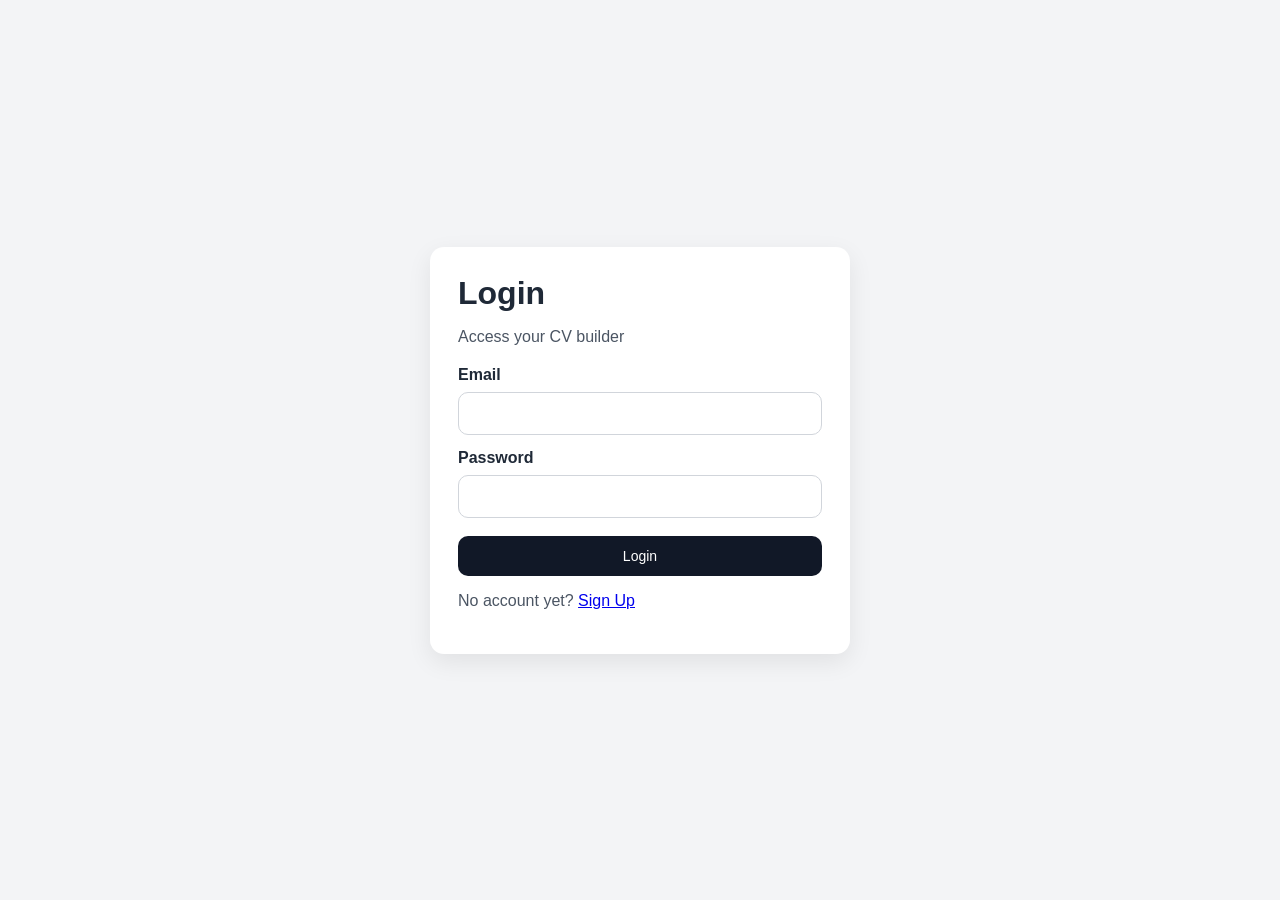
<file: login.html>
<!DOCTYPE html>
<html lang="en">
<head>
  <meta charset="UTF-8" />
  <meta name="viewport" content="width=device-width, initial-scale=1.0" />
  <title>Login</title>
  <link rel="stylesheet" href="style.css" />
</head>
<body>
  <div class="auth-page">
    <div class="auth-card">
      <h1>Login</h1>
      <p>Access your CV builder</p>

      <form id="loginForm">
        <label for="loginEmail">Email</label>
        <input id="loginEmail" type="email" required />

        <label for="loginPassword">Password</label>
        <input id="loginPassword" type="password" required />

        <button type="submit">Login</button>
      </form>

      <p id="loginMessage"></p>
      <p>No account yet? <a href="signup.html">Sign Up</a></p>
    </div>
  </div>

  <script src="auth.js"></script>
</body>
</html>
</file>
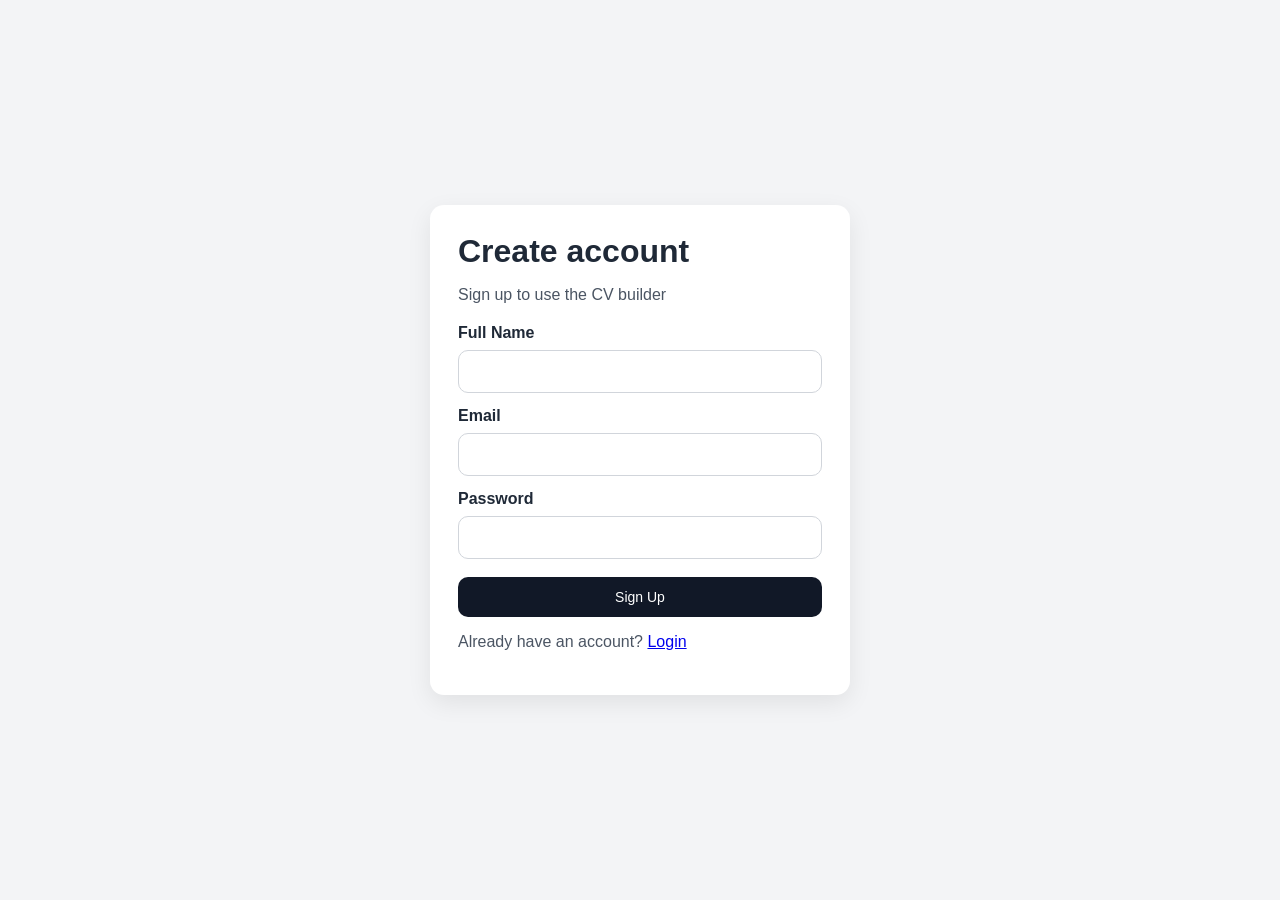
<file: signup.html>
<!DOCTYPE html>
<html lang="en">
<head>
  <meta charset="UTF-8" />
  <meta name="viewport" content="width=device-width, initial-scale=1.0" />
  <title>Sign Up</title>
  <link rel="stylesheet" href="style.css" />
</head>
<body>
  <div class="auth-page">
    <div class="auth-card">
      <h1>Create account</h1>
      <p>Sign up to use the CV builder</p>

      <form id="signupForm">
        <label for="signupName">Full Name</label>
        <input id="signupName" type="text" required />

        <label for="signupEmail">Email</label>
        <input id="signupEmail" type="email" required />

        <label for="signupPassword">Password</label>
        <input id="signupPassword" type="password" required />

        <button type="submit">Sign Up</button>
      </form>

      <p id="signupMessage"></p>
      <p>Already have an account? <a href="login.html">Login</a></p>
    </div>
  </div>

  <script src="auth.js"></script>
</body>
</html>
</file>
<file: style.css>
* {
  box-sizing: border-box;
}

body {
  margin: 0;
  font-family: Arial, sans-serif;
  background: #f3f4f6;
  color: #1f2937;
}

.hero {
  background: #111827;
  color: white;
  padding: 32px 20px;
}

.hero-text {
  max-width: 1100px;
  margin: 0 auto;
}

.hero h1 {
  margin: 0 0 8px;
  font-size: 36px;
}

.hero p {
  margin: 0;
  font-size: 16px;
  opacity: 0.9;
}

.layout {
  max-width: 1200px;
  margin: 24px auto;
  padding: 0 20px 24px;
  display: grid;
  grid-template-columns: 1fr 1fr;
  gap: 24px;
  align-items: start;
}

.form-card,
.preview-card {
  background: white;
  border-radius: 14px;
  padding: 24px;
  box-shadow: 0 8px 24px rgba(0, 0, 0, 0.08);
}

.form-card h2 {
  margin-top: 0;
  margin-bottom: 20px;
}

.field-grid {
  display: grid;
  grid-template-columns: 1fr 1fr;
  gap: 16px;
}

.field {
  display: flex;
  flex-direction: column;
}

.field.full {
  grid-column: 1 / -1;
}

label {
  margin-bottom: 8px;
  font-weight: 700;
}

input,
textarea {
  width: 100%;
  border: 1px solid #d1d5db;
  border-radius: 10px;
  padding: 12px 14px;
  font-size: 15px;
  outline: none;
}

textarea {
  resize: vertical;
  min-height: 90px;
}

input:focus,
textarea:focus {
  border-color: #111827;
}

.actions {
  margin-top: 20px;
  display: flex;
  gap: 12px;
  flex-wrap: wrap;
}

button {
  border: none;
  border-radius: 10px;
  padding: 12px 18px;
  font-size: 14px;
  cursor: pointer;
  background: #111827;
  color: white;
}

button:hover {
  opacity: 0.92;
}

.cv-preview {
  width: 100%;
  min-height: 1120px;
  background: white;
  padding: 40px;
  border: 1px solid #e5e7eb;
}

.cv-top {
  border-bottom: 2px solid #111827;
  padding-bottom: 16px;
  margin-bottom: 24px;
}

.cv-top h1 {
  margin: 0;
  font-size: 34px;
}

.cv-top h2 {
  margin: 8px 0 10px;
  font-size: 20px;
  color: #4b5563;
  font-weight: 600;
}

.cv-top p {
  margin: 0;
  font-size: 14px;
  color: #374151;
}

.cv-section {
  margin-bottom: 22px;
}

.cv-section h3 {
  margin: 0 0 8px;
  font-size: 18px;
  color: #111827;
}

.cv-section p {
  margin: 0;
  white-space: pre-line;
  line-height: 1.7;
  color: #1f2937;
}

@media (max-width: 900px) {
  .layout {
    grid-template-columns: 1fr;
  }

  .field-grid {
    grid-template-columns: 1fr;
  }

  .cv-preview {
    padding: 24px;
  }
}

.auth-page {
  min-height: 100vh;
  display: flex;
  align-items: center;
  justify-content: center;
  padding: 24px;
  background: #f3f4f6;
}

.auth-card {
  width: 100%;
  max-width: 420px;
  background: white;
  padding: 28px;
  border-radius: 14px;
  box-shadow: 0 8px 24px rgba(0, 0, 0, 0.08);
}

.auth-card h1 {
  margin-top: 0;
  margin-bottom: 8px;
}

.auth-card p {
  color: #4b5563;
}

.auth-card form {
  margin-top: 20px;
}

.auth-card label {
  display: block;
  margin-top: 14px;
  margin-bottom: 8px;
  font-weight: 700;
}

.auth-card input {
  width: 100%;
  border: 1px solid #d1d5db;
  border-radius: 10px;
  padding: 12px 14px;
  font-size: 15px;
}

.auth-card button {
  margin-top: 18px;
  width: 100%;
  border: none;
  border-radius: 10px;
  padding: 12px 18px;
  font-size: 14px;
  cursor: pointer;
  background: #111827;
  color: white;
}

#signupMessage,
#loginMessage {
  margin-top: 14px;
  font-size: 14px;
  color: #111827;
}
.template-controls {
  display: grid;
  grid-template-columns: 1fr 120px;
  gap: 16px;
  margin-bottom: 20px;
  padding: 16px;
  background: #f9fafb;
  border: 1px solid #e5e7eb;
  border-radius: 12px;
}

select,
input[type="color"] {
  width: 100%;
  border: 1px solid #d1d5db;
  border-radius: 10px;
  padding: 10px;
  font-size: 15px;
  background: white;
}

input[type="color"] {
  height: 44px;
  padding: 4px;
}

.cv-preview {
  --accent-color: #2563eb;
  font-family: Arial, sans-serif;
}

.cv-top {
  border-bottom-color: var(--accent-color);
}

.cv-section h3 {
  color: var(--accent-color);
  text-transform: uppercase;
  letter-spacing: 0.5px;
  font-size: 15px;
  border-bottom: 1px solid #e5e7eb;
  padding-bottom: 6px;
}

.template-classic {
  background: white;
}

.template-classic .cv-top h1 {
  color: #111827;
}

.template-modern {
  border-top: 12px solid var(--accent-color);
}

.template-modern .cv-top {
  border-bottom: none;
  background: #f8fafc;
  padding: 24px;
  margin: -40px -40px 24px;
}

.template-modern .cv-top h1 {
  color: var(--accent-color);
}

.template-modern .cv-section {
  border-left: 4px solid var(--accent-color);
  padding-left: 14px;
}

.template-elegant {
  font-family: Georgia, serif;
}

.template-elegant .cv-top {
  text-align: center;
  border-bottom: 1px solid var(--accent-color);
}

.template-elegant .cv-section h3 {
  text-align: center;
  border-bottom: none;
}

.template-elegant .cv-section h3::after {
  content: "";
  display: block;
  width: 70px;
  height: 2px;
  background: var(--accent-color);
  margin: 8px auto 0;
}

@media (max-width: 700px) {
  .template-controls {
    grid-template-columns: 1fr;
  }

  .template-modern .cv-top {
    margin: -24px -24px 24px;
  }
}
#saveMessage {
  margin-top: 12px;
  font-size: 14px;
  color: #111827;
}
</file>
